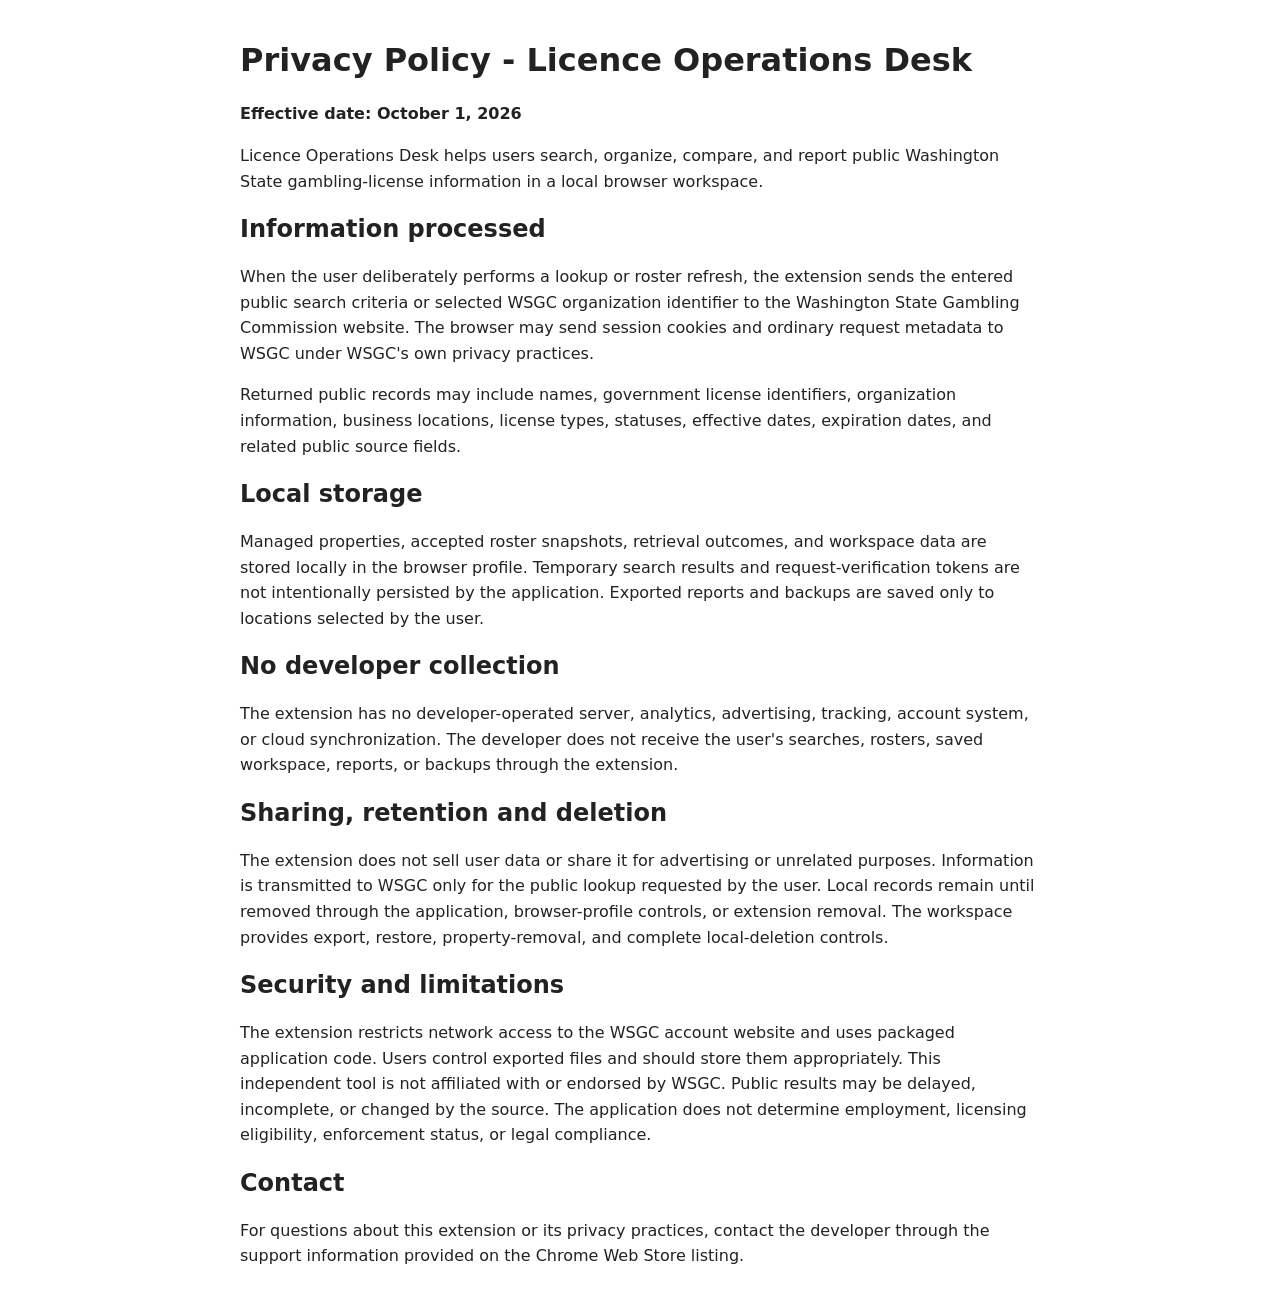
<file: index.html>
<!doctype html>
<html lang="en">
<head>
  <meta charset="utf-8">
  <meta name="viewport" content="width=device-width, initial-scale=1">
  <title>Licence Operations Desk</title>
  <meta http-equiv="refresh" content="0; url=privacy.html">
  <link rel="canonical" href="privacy.html">
</head>
<body>
  <p><a href="privacy.html">View the Licence Operations Desk Privacy Policy</a></p>
</body>
</html>
</file>
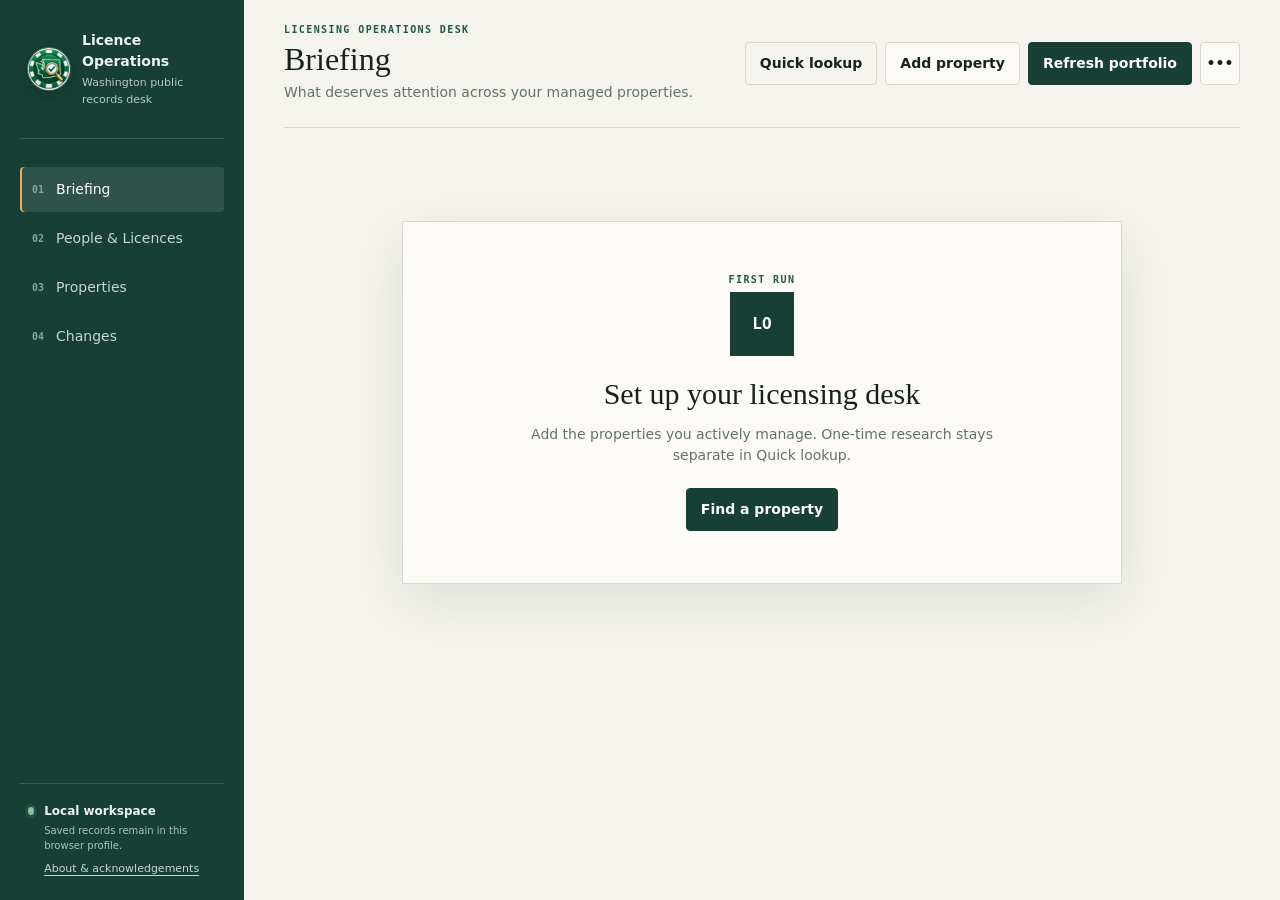
<file: app.html>
<!doctype html>
<html lang="en">
<head>
  <meta charset="utf-8">
  <meta name="viewport" content="width=device-width, initial-scale=1">
  <title>Licence Operations Desk</title>
  <link rel="icon" type="image/png" sizes="32x32" href="icons/icon32.png">
  <link rel="icon" type="image/png" sizes="16x16" href="icons/icon16.png">
  <link rel="stylesheet" href="app.css">
</head>
<body>
  <div class="shell">
    <aside class="sidebar">
      <div class="brand"><img class="brand-mark" src="icons/icon48.png" alt="" width="42" height="42"><div><strong>Licence Operations</strong><small>Washington public records desk</small></div></div>
      <nav aria-label="Primary navigation">
        <button class="nav-item active" data-view="overview"><span>01</span> Briefing</button>
        <button class="nav-item" data-view="people"><span>02</span> People &amp; Licences</button>
        <button class="nav-item" data-view="properties"><span>03</span> Properties</button>
        <button class="nav-item" data-view="changes"><span>04</span> Changes <b id="change-count" class="count hidden"></b></button>
      </nav>
      <div class="sidebar-note"><span class="privacy-dot"></span><div><strong>Local workspace</strong><small>Saved records remain in this browser profile.</small><button id="sidebar-about" type="button" class="sidebar-link">About &amp; acknowledgements</button></div></div>
    </aside>

    <main>
      <header class="topbar">
        <div class="title-group"><p class="kicker">LICENSING OPERATIONS DESK</p><h1 id="view-title">Briefing</h1><p id="view-subtitle">What deserves attention across your managed properties.</p></div>
        <div class="top-actions">
          <button id="quick-lookup" class="button quiet">Quick lookup</button>
          <button id="add-property" class="button secondary">Add property</button>
          <button id="refresh-all" class="button primary">Refresh portfolio</button>
          <button id="more-button" class="icon-button" aria-label="Workspace actions">•••</button>
          <div id="more-menu" class="menu hidden"><button id="export-csv">Export people register to CSV</button><button id="export-records-csv">Export licence records to CSV</button><button id="export-settings">Export settings only</button><button id="import-settings">Import settings only</button><hr><button id="export-backup">Export full local backup</button><button id="import-backup">Restore full backup</button><hr><button id="open-about">About &amp; acknowledgements</button><button id="clear-data" class="danger-text">Delete local workspace</button></div>
          <input id="backup-file" type="file" accept="application/json" hidden>
          <input id="settings-file" type="file" accept="application/json" hidden>
        </div>
      </header>
      <div id="notice" class="notice hidden" role="status"></div>

      <section id="overview-view" class="view active">
        <div id="empty-state" class="empty-state hidden">
          <p class="folio">FIRST RUN</p><div class="empty-icon">LO</div><h2>Set up your licensing desk</h2>
          <p>Add the properties you actively manage. One-time research stays separate in Quick lookup.</p>
          <div class="empty-actions"><button id="empty-add" class="button primary">Find a property</button></div>
        </div>
        <div id="overview-content">
          <section class="briefing-intro"><div><p class="eyebrow">TODAY'S DESK</p><h2>Portfolio briefing</h2><p>Prioritized from the latest accepted public WSGC responses.</p></div><p class="scope-note">Observations are not employment or enforcement conclusions.</p></section>
          <div id="stats" class="stats"></div>
          <div class="grid-two">
            <section class="panel attention-panel"><div class="panel-head"><div><p class="section-number">01 / REVIEW</p><h2>Attention queue</h2><p>Licence exceptions and active licences within 10 days of expiration without a pending renewal.</p></div><button class="text-button" data-go="people" data-filter="attention">Open queue</button></div><div id="attention-list" class="compact-list"></div></section>
            <section class="panel"><div class="panel-head"><div><p class="section-number">02 / SCOPE</p><h2>Managed properties</h2><p>Latest accepted roster and retrieval condition.</p></div><button class="text-button" data-go="properties">Manage</button></div><div id="property-summary" class="compact-list"></div></section>
          </div>
          <section class="panel roster-change-panel"><div class="panel-head"><div><p class="section-number">03 / ROSTER CHANGE</p><h2>No longer returned by WSGC</h2><p>People present in the previous accepted property roster but absent from the latest.</p></div><button id="open-not-returned" class="text-button">Open changes</button></div><div class="explain compact-explain"><strong>Read literally:</strong> This does not establish employment or licence status.</div><div id="not-returned-list" class="compact-list"></div></section>
          <section class="panel"><div class="panel-head"><div><p class="section-number">04 / MY STAFF</p><h2>People I oversee</h2><p>Private workspace flags and labels; not WSGC facts.</p></div><button id="open-my-staff" class="text-button">Open my staff</button></div><div id="my-staff-list" class="staff-grid"></div></section>
          <section class="panel"><div class="panel-head"><div><p class="section-number">05 / RECENT</p><h2>Latest people observed</h2><p>A cross-property working view—not a claim of current employment.</p></div><button class="text-button" data-go="people">Open people register</button></div><div id="recent-people" class="stack-table"></div></section>
        </div>
      </section>

      <section id="people-view" class="view">
        <div class="register-switcher" role="tablist" aria-label="Register view mode">
          <button id="tab-people-register" type="button" class="register-tab active" data-register-mode="people" role="tab" aria-selected="true">
            <strong>People register</strong>
            <small>Person-centric · groups returned records by individual</small>
          </button>
          <button id="tab-records-register" type="button" class="register-tab" data-register-mode="records" role="tab" aria-selected="false">
            <strong>All licence records</strong>
            <small>Record-centric · one row per returned licence observation</small>
          </button>
        </div>

        <div id="people-register-panel">
          <div class="register-heading"><div><p class="eyebrow">PERSON-CENTRIC REGISTER</p><h2>One person, every returned record</h2></div><p>Licence number is never used as person identity.</p></div>
          <div class="toolbar">
            <label class="search-box"><span>⌕</span><input id="people-search" type="search" placeholder="Search name, licence #, property, department or tag"></label>
            <select id="property-filter" aria-label="Filter by property"><option value="">All managed properties</option></select>
            <select id="staff-filter" aria-label="Filter by manager flag"><option value="">Everyone</option><option value="starred">My Staff only</option></select>
            <select id="status-filter" aria-label="Filter by status">
              <option value="" selected>All returned people</option>
              <option value="current">Current observations</option>
              <option value="attention">Needs attention</option>
              <option value="expiring45">Expires within 45 days</option>
              <option value="expiring10">Expires within 10 days</option>
              <option value="active">Active shown</option>
              <option value="pending">Pending / renewal shown</option>
              <option value="historical">Historical / inactive shown</option>
            </select>
            <div class="toolbar-actions">
              <button id="show-all-people" type="button" class="button secondary">Show all people</button>
              <span id="people-result-count" class="result-count"></span>
            </div>
          </div>
          <div class="table-wrap people-table-wrap"><table><thead><tr><th data-sort="fullName">Person</th><th>Property observation</th><th>Returned records</th><th data-sort="nearestDays">Nearest expiration</th><th>Review state</th></tr></thead><tbody id="people-table"></tbody></table></div>
        </div>

        <div id="records-register-panel" class="hidden">
          <div class="register-heading"><div><p class="eyebrow">RECORD-CENTRIC REGISTER</p><h2>All returned licence records</h2></div><p>Every returned WSGC licence observation and its property association. Duplicate observations across properties are preserved.</p></div>
          <div id="records-summary-bar" class="records-summary-bar" role="status"></div>
          <div class="toolbar">
            <label class="search-box"><span>⌕</span><input id="records-search" type="search" placeholder="Search person, licence #, type, status, property or tag"></label>
            <select id="records-property-filter" aria-label="Filter records by property"><option value="">All managed properties</option></select>
            <select id="records-staff-filter" aria-label="Filter records by manager flag"><option value="">Everyone</option><option value="starred">My Staff only</option></select>
            <select id="records-status-filter" aria-label="Filter records by status or classification">
              <option value="" selected>All returned records</option>
              <option value="current">Current records only</option>
              <option value="active">Active</option>
              <option value="pending">Pending / application</option>
              <option value="expiring45">Expires within 45 days</option>
              <option value="expiring10">Expires within 10 days</option>
              <option value="attention">Needs attention</option>
              <option value="historical">Historical / expired / inactive</option>
              <option value="superseded">Superseded / renewed</option>
              <option value="duplicates">Observed at multiple properties</option>
            </select>
            <div class="toolbar-actions">
              <button id="show-all-records" type="button" class="button secondary">Show all records</button>
              <button id="export-records-inline" type="button" class="button quiet">Export CSV</button>
              <span id="records-result-count" class="result-count"></span>
            </div>
          </div>
          <div class="table-wrap records-table-wrap"><table><thead><tr><th data-record-sort="fullName">Person</th><th data-record-sort="licenseNumber">Licence number</th><th data-record-sort="licenseType">Licence type</th><th data-record-sort="status">WSGC status</th><th data-record-sort="receivedDate">Received Date</th><th data-record-sort="daysRemaining">Expiration Date</th><th data-record-sort="propertyName">Managed property</th><th data-record-sort="classification">Classification</th></tr></thead><tbody id="records-table"></tbody></table></div>
        </div>
      </section>

      <section id="properties-view" class="view"><div class="register-heading"><div><p class="eyebrow">MANAGED SCOPE</p><h2>Property workspaces</h2></div><p>Each property retains its own accepted snapshots.</p></div><div id="properties-grid" class="property-grid"></div></section>
      <section id="changes-view" class="view"><div class="register-heading"><div><p class="eyebrow">OBSERVATION LOG</p><h2>What the returned data changed</h2></div><p>Differences are evidence for review, not conclusions.</p></div><div class="explain"><strong>Read literally:</strong> “Not returned” means the latest public response did not contain the previous record. It does not establish termination, revocation, inactivity, or wrongdoing.</div><div id="changes-list" class="change-list"></div></section>
    </main>
  </div>

  <dialog id="property-dialog"><form class="dialog-shell"><button id="property-dialog-close" type="button" class="dialog-close" aria-label="Close">×</button><p class="kicker">PUBLIC WSGC ORGANIZATION SEARCH</p><h2 id="property-dialog-title">Find a managed property</h2><p id="property-dialog-copy" class="dialog-copy">Search first. Adding a result to the managed portfolio is a separate action.</p><div class="form-grid"><label>Organization name<input name="organization_name" autocomplete="off"></label><label>Trade name<input name="tradename" autocomplete="off"></label><label>City<input name="gmb_city" autocomplete="off"></label><label>County<input name="county" autocomplete="off"></label><label>Entity<input name="entity" autocomplete="off"></label><label>License type<input name="licensetype" autocomplete="off"></label></div><div class="dialog-actions"><button id="property-dialog-cancel" type="button" class="button secondary">Cancel</button><button id="search-submit" type="submit" class="button primary">Search public records</button></div><div id="search-status" class="search-status"></div><div id="search-results" class="search-results"></div></form></dialog>
  <dialog id="person-dialog"><div class="dialog-shell detail-dialog"><button id="person-close" class="dialog-close" aria-label="Close">×</button><div id="person-detail"></div></div></dialog>
  <dialog id="quick-dialog"><div class="dialog-shell quick-dialog"><button id="quick-close" class="dialog-close" aria-label="Close">×</button><div id="quick-detail"></div></div></dialog>
  <dialog id="property-workspace-dialog"><div class="dialog-shell property-workspace-dialog"><button id="property-workspace-close" class="dialog-close" aria-label="Close">×</button><div id="property-workspace-detail"></div></div></dialog>
  <dialog id="settings-import-dialog"><div class="dialog-shell confirm"><h2>Import workspace settings</h2><p id="settings-import-summary"></p><p class="dialog-copy">This file does not contain roster snapshots or credentials. Merge keeps existing selections and labels; replace resets those settings to the file.</p><div class="dialog-actions"><button id="settings-import-cancel" class="button secondary">Cancel</button><button id="settings-import-merge" class="button secondary">Merge</button><button id="settings-import-replace" class="button primary">Replace settings</button></div></div></dialog>
  <dialog id="confirm-dialog"><form method="dialog" class="dialog-shell confirm"><h2 id="confirm-title">Confirm</h2><p id="confirm-copy"></p><div class="dialog-actions"><button value="cancel" class="button secondary">Cancel</button><button value="confirm" class="button danger">Delete</button></div></form></dialog>
  <dialog id="about-dialog">
    <div class="dialog-shell about-dialog">
      <button id="about-close" type="button" class="dialog-close" aria-label="Close">×</button>
      <p class="kicker">APPLICATION INFORMATION · LOCAL WORKSPACE</p>
      <h2>Licence Operations Desk</h2>
      <p class="dialog-copy">Version 1.0.5 workspace · Published manifest baseline 1.0.4</p>
      <section class="about-section">
        <h3>Operational purpose &amp; local privacy</h3>
        <p>Licence Operations Desk organizes public Washington State gambling-licence records returned by the Washington State Gambling Commission (WSGC) public License Lookup into an attention-first local workspace.</p>
        <p>Managed properties, accepted roster snapshots, change comparisons, My Staff flags, departments, and local tags are stored locally in this browser profile. Network requests are user-initiated only.</p>
      </section>
      <section class="about-section">
        <h3>Independence &amp; regulatory scope</h3>
        <p>Licence Operations Desk is an independent project and is not affiliated with, endorsed by, or sponsored by WSGC. Public lookup observations and local organizational labels are review aids, not employment, licensing, or enforcement determinations.</p>
      </section>
      <section class="about-section acknowledgement-box">
        <h3>Acknowledgements</h3>
        <p><strong>Thanks to Ryan Wilson for early testing, feedback, and feature suggestions that helped improve Licence Operations Desk.</strong></p>
        <small>Contributors and testers do not maintain this software and are not responsible for workspace operation or compliance reviews.</small>
      </section>
      <div class="dialog-actions">
        <button id="about-ok" type="button" class="button primary">Close</button>
      </div>
    </div>
  </dialog>
  <script src="shared/model.js"></script><script src="shared/workspace.js"></script><script src="db.js"></script><script src="app.js"></script>
</body>
</html>
</file>
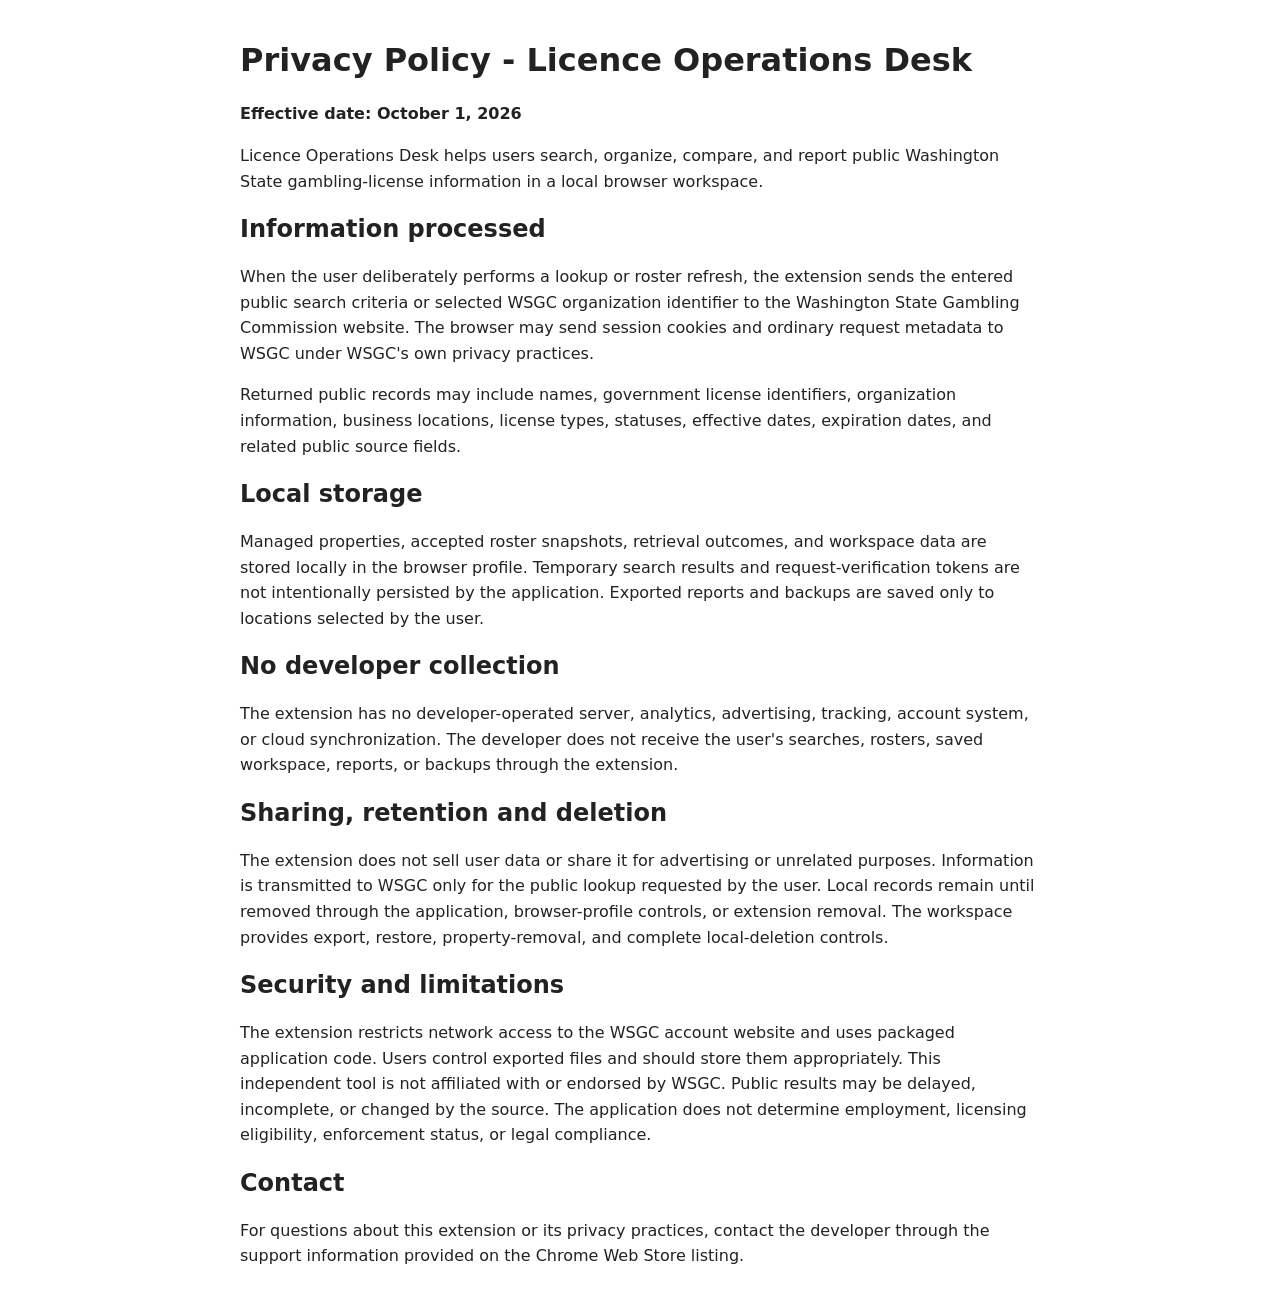
<file: privacy.html>
<!doctype html>
<html lang="en">
<head>
  <meta charset="utf-8">
  <meta name="viewport" content="width=device-width, initial-scale=1">
  <title>Privacy Policy - Licence Operations Desk</title>
  <style>
    body {
      max-width: 800px;
      margin: 40px auto;
      padding: 0 20px;
      font-family: system-ui, -apple-system, BlinkMacSystemFont, "Segoe UI", sans-serif;
      line-height: 1.6;
      color: #222;
    }
    h1, h2 { line-height: 1.25; }
  </style>
</head>
<body>
  <h1>Privacy Policy - Licence Operations Desk</h1>

  <p><strong>Effective date: October 1, 2026</strong></p>

  <p>
    Licence Operations Desk helps users search, organize, compare, and report
    public Washington State gambling-license information in a local browser workspace.
  </p>

  <h2>Information processed</h2>
  <p>
    When the user deliberately performs a lookup or roster refresh, the extension
    sends the entered public search criteria or selected WSGC organization identifier
    to the Washington State Gambling Commission website. The browser may send session
    cookies and ordinary request metadata to WSGC under WSGC's own privacy practices.
  </p>

  <p>
    Returned public records may include names, government license identifiers,
    organization information, business locations, license types, statuses,
    effective dates, expiration dates, and related public source fields.
  </p>

  <h2>Local storage</h2>
  <p>
    Managed properties, accepted roster snapshots, retrieval outcomes, and workspace
    data are stored locally in the browser profile. Temporary search results and
    request-verification tokens are not intentionally persisted by the application.
    Exported reports and backups are saved only to locations selected by the user.
  </p>

  <h2>No developer collection</h2>
  <p>
    The extension has no developer-operated server, analytics, advertising, tracking,
    account system, or cloud synchronization. The developer does not receive the user's
    searches, rosters, saved workspace, reports, or backups through the extension.
  </p>

  <h2>Sharing, retention and deletion</h2>
  <p>
    The extension does not sell user data or share it for advertising or unrelated
    purposes. Information is transmitted to WSGC only for the public lookup requested
    by the user. Local records remain until removed through the application,
    browser-profile controls, or extension removal. The workspace provides export,
    restore, property-removal, and complete local-deletion controls.
  </p>

  <h2>Security and limitations</h2>
  <p>
    The extension restricts network access to the WSGC account website and uses
    packaged application code. Users control exported files and should store them
    appropriately. This independent tool is not affiliated with or endorsed by WSGC.
    Public results may be delayed, incomplete, or changed by the source. The application
    does not determine employment, licensing eligibility, enforcement status, or legal
    compliance.
  </p>

  <h2>Contact</h2>
  <p>
    For questions about this extension or its privacy practices, contact the developer
    through the support information provided on the Chrome Web Store listing.
  </p>
</body>
</html>
</file>
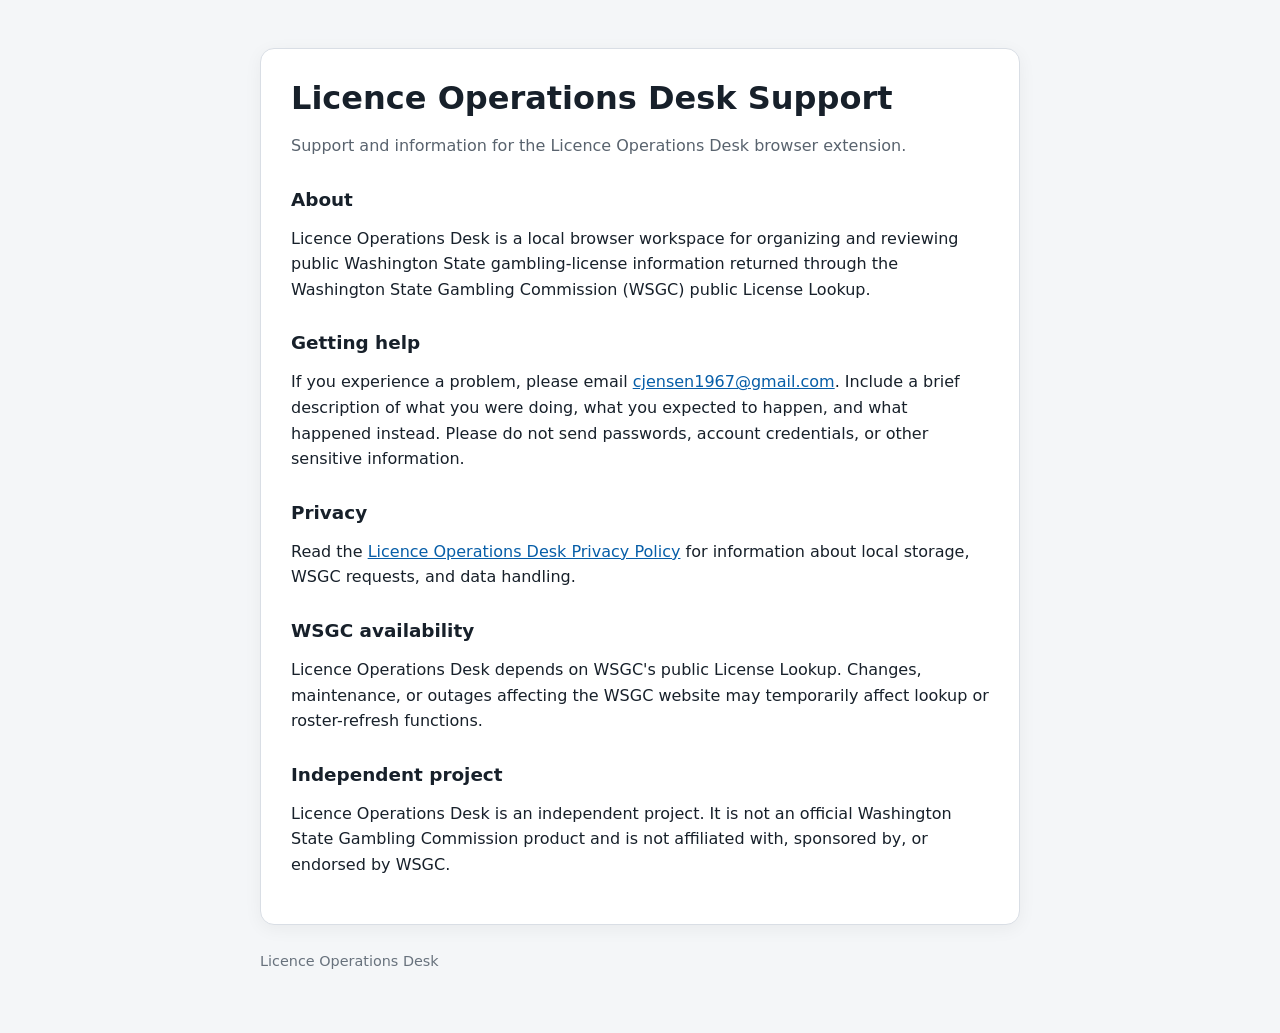
<file: support.html>
<!doctype html>
<html lang="en">
<head>
  <meta charset="utf-8">
  <meta name="viewport" content="width=device-width,initial-scale=1">
  <title>Licence Operations Desk Support</title>
  <meta name="description" content="Support information for the Licence Operations Desk browser extension.">
  <style>
    :root { color-scheme: light dark; font-family: system-ui,-apple-system,BlinkMacSystemFont,"Segoe UI",sans-serif; }
    body { margin:0; background:#f4f6f8; color:#17202a; }
    main { max-width:760px; margin:0 auto; padding:48px 22px 64px; }
    .card { background:#fff; border:1px solid #d9dee5; border-radius:14px; padding:30px; box-shadow:0 4px 18px rgba(0,0,0,.05); }
    h1 { margin:0 0 8px; font-size:2rem; }
    h2 { margin-top:30px; font-size:1.15rem; }
    p,li { line-height:1.6; }
    .muted { color:#59636e; }
    a { color:#075ea8; }
    footer { margin-top:28px; font-size:.9rem; color:#68727d; }
    @media (prefers-color-scheme:dark) {
      body { background:#11161c; color:#e9edf1; }
      .card { background:#19212a; border-color:#34404d; box-shadow:none; }
      .muted,footer { color:#adb7c2; }
      a { color:#7fc1ff; }
    }
  </style>
</head>
<body>
<main>
  <div class="card">
    <h1>Licence Operations Desk Support</h1>
    <p class="muted">Support and information for the Licence Operations Desk browser extension.</p>

    <h2>About</h2>
    <p>Licence Operations Desk is a local browser workspace for organizing and reviewing public Washington State gambling-license information returned through the Washington State Gambling Commission (WSGC) public License Lookup.</p>

    <h2>Getting help</h2>
    <p>If you experience a problem, please email <a href="mailto:cjensen1967@gmail.com">cjensen1967@gmail.com</a>. Include a brief description of what you were doing, what you expected to happen, and what happened instead. Please do not send passwords, account credentials, or other sensitive information.</p>

    <h2>Privacy</h2>
    <p>Read the <a href="privacy.html">Licence Operations Desk Privacy Policy</a> for information about local storage, WSGC requests, and data handling.</p>

    <h2>WSGC availability</h2>
    <p>Licence Operations Desk depends on WSGC's public License Lookup. Changes, maintenance, or outages affecting the WSGC website may temporarily affect lookup or roster-refresh functions.</p>

    <h2>Independent project</h2>
    <p>Licence Operations Desk is an independent project. It is not an official Washington State Gambling Commission product and is not affiliated with, sponsored by, or endorsed by WSGC.</p>
  </div>
  <footer>Licence Operations Desk</footer>
</main>
</body>
</html>
</file>
<file: app.css>
:root{--ink:#17221e;--muted:#65716c;--paper:#f4f3ed;--panel:#fbfaf6;--line:#d8d8cf;--forest:#173f35;--forest-2:#22594b;--amber:#b36b1f;--amber-bg:#fff2dc;--red:#9f3f38;--red-bg:#f9e4e0;--blue:#315d7a;--blue-bg:#e4edf3;--shadow:0 18px 50px rgba(24,39,33,.09)}
*{box-sizing:border-box}body{margin:0;background:var(--paper);color:var(--ink);font:14px/1.5 Inter,ui-sans-serif,system-ui,-apple-system,"Segoe UI",sans-serif}.hidden{display:none!important}button,input,select{font:inherit}button{cursor:pointer}.shell{min-height:100vh;display:grid;grid-template-columns:244px minmax(0,1fr)}
.sidebar{position:sticky;top:0;height:100vh;background:var(--forest);color:#eef4ef;padding:30px 20px 22px;display:flex;flex-direction:column}.brand{display:flex;gap:12px;align-items:center;padding:0 8px 30px;border-bottom:1px solid rgba(255,255,255,.15)}.brand-mark{width:42px;height:42px;display:block;border-radius:50%;object-fit:cover;box-shadow:0 0 0 1px rgba(255,255,255,.2),0 4px 14px rgba(0,0,0,.18)}.brand strong,.brand small{display:block}.brand strong{font-size:14px}.brand small{font-size:11px;color:#b7cbc2;margin-top:3px}.sidebar nav{display:grid;gap:4px;margin-top:28px}.nav-item{border:0;background:transparent;color:#c6d7cf;text-align:left;padding:12px;border-radius:4px;display:flex;align-items:center;gap:12px}.nav-item span{font:600 10px/1 ui-monospace,monospace;color:#84a597}.nav-item:hover,.nav-item.active{background:rgba(255,255,255,.1);color:white}.nav-item.active{box-shadow:inset 2px 0 #e0b160}.count{margin-left:auto;background:#e0b160;color:#20362f;min-width:19px;padding:2px 5px;border-radius:10px;text-align:center;font-size:10px}.sidebar-note{margin-top:auto;border-top:1px solid rgba(255,255,255,.15);padding:18px 8px 0;display:flex;gap:10px}.sidebar-note strong,.sidebar-note small{display:block}.sidebar-note strong{font-size:12px}.sidebar-note small{font-size:10px;color:#adc3b9;margin-top:3px}.privacy-dot{width:8px;height:8px;border-radius:50%;background:#8bc39f;margin-top:5px;box-shadow:0 0 0 3px rgba(139,195,159,.12)}
main{min-width:0;padding:0 40px 60px}.topbar{min-height:128px;display:flex;justify-content:space-between;align-items:center;gap:28px;border-bottom:1px solid var(--line)}.kicker,.eyebrow,.section-number,.folio{margin:0 0 6px;font:700 10px/1.2 ui-monospace,SFMono-Regular,monospace;letter-spacing:.14em;color:var(--forest-2)}h1{font:500 32px/1.1 Georgia,serif;margin:0}h2{font:500 22px/1.2 Georgia,serif;margin:0 0 5px}.title-group>p:last-child,.panel-head p,.register-heading p,.briefing-intro p{margin:4px 0 0;color:var(--muted)}.top-actions{display:flex;gap:8px;align-items:center;position:relative}.button,.icon-button{border:1px solid var(--line);border-radius:4px;padding:10px 14px;background:var(--panel);color:var(--ink);font-weight:650}.button:hover,.icon-button:hover{border-color:#99a59f}.button.primary{background:var(--forest);color:white;border-color:var(--forest)}.button.primary:hover{background:var(--forest-2)}.button.quiet{background:transparent}.button.danger{background:var(--red);border-color:var(--red);color:#fff}.icon-button{width:40px;padding:10px 0}.menu{position:absolute;right:0;top:48px;z-index:10;width:240px;background:white;border:1px solid var(--line);box-shadow:var(--shadow);padding:6px;border-radius:5px}.menu button{display:block;width:100%;text-align:left;border:0;background:transparent;padding:10px;border-radius:3px}.menu button:hover{background:var(--paper)}.danger-text{color:var(--red)!important}
.notice{margin:18px 0;padding:12px 15px;border-left:3px solid var(--blue);background:var(--blue-bg)}.view{display:none;padding-top:28px}.view.active{display:block}.briefing-intro,.register-heading{display:flex;align-items:end;justify-content:space-between;gap:24px;margin-bottom:22px}.scope-note,.register-heading>p{max-width:390px;text-align:right;font-size:12px}.stats{display:grid;grid-template-columns:repeat(3,minmax(0,1fr));gap:10px;margin-bottom:18px}.stat{background:var(--panel);border:1px solid var(--line);border-top:3px solid var(--forest);padding:17px 18px;min-height:88px}.stat.attention{border-top-color:var(--amber)}.stat strong{display:block;font:500 27px/1 Georgia,serif;margin-top:7px}.stat span{font-size:11px;text-transform:uppercase;letter-spacing:.08em;color:var(--muted)}.grid-two{display:grid;grid-template-columns:minmax(0,1.2fr) minmax(320px,.8fr);gap:16px;margin-bottom:16px}.panel{background:var(--panel);border:1px solid var(--line);padding:22px;margin-bottom:16px}.attention-panel{border-top:3px solid var(--amber)}.panel-head{display:flex;justify-content:space-between;gap:20px;align-items:start;margin-bottom:18px}.panel-head h2{font-size:20px}.section-number{color:#829087}.text-button{border:0;background:transparent;color:var(--forest-2);font-weight:700;padding:3px 0;border-bottom:1px solid #adc1b7}.compact-list{display:grid;gap:0}.compact-row,.attention-row,.property-summary-row{display:grid;grid-template-columns:minmax(0,1fr) auto;gap:14px;width:100%;padding:13px 0;border:0;border-top:1px solid #e4e4dc;background:transparent;color:inherit;text-align:left}.compact-row:first-child,.attention-row:first-child,.property-summary-row:first-child{border-top:0}.compact-row strong,.attention-row strong,.property-summary-row strong,.compact-row small,.attention-row small,.property-summary-row small{display:block}.compact-row small,.attention-row small,.property-summary-row small{margin-top:3px;color:var(--muted);font-weight:400}.compact-row.person-link:hover{background:#f2f3ed}.compact-row.person-link:focus-visible{outline:2px solid var(--forest-2);outline-offset:3px}
.toolbar{display:grid;grid-template-columns:minmax(320px,1fr) minmax(260px,320px) 220px auto;gap:10px;align-items:center;margin-bottom:14px}.search-box{background:white;border:1px solid var(--line);display:flex;align-items:center;gap:8px;padding:0 12px;border-radius:4px}.search-box input{width:100%;border:0;outline:0;padding:11px 0;background:transparent}.toolbar select,.form-grid input{border:1px solid var(--line);background:white;padding:11px;border-radius:4px;color:var(--ink)}.result-count{font-size:12px;color:var(--muted);text-align:right;white-space:nowrap}.table-wrap{background:var(--panel);border:1px solid var(--line);overflow:auto}table{border-collapse:collapse;width:100%}th,td{text-align:left;padding:14px 15px;border-bottom:1px solid #e2e2da;vertical-align:top}th{background:#e9ebe4;color:#59645f;text-transform:uppercase;letter-spacing:.07em;font-size:10px;white-space:nowrap}tbody tr:hover{background:#f1f4ed}tbody tr{cursor:pointer}td strong,td small{display:block}td small{margin-top:4px;color:var(--muted);font-size:11px}.person-cell{min-width:235px}.person-cell strong{letter-spacing:.01em}.record-id{font:10px/1.35 ui-monospace,SFMono-Regular,monospace;color:#7a8580;overflow-wrap:anywhere}.record-count{min-width:150px}.record-count strong{font-size:16px}.date-cell{min-width:145px;white-space:nowrap}.property-standings{display:flex;flex-wrap:wrap;gap:6px;min-width:250px}.property-chip{display:inline-flex;align-items:center;gap:7px;padding:5px 7px;border:1px solid #dbe1dc;border-radius:4px;background:#f4f6f2;white-space:nowrap}.property-chip span{max-width:185px;overflow:hidden;text-overflow:ellipsis}.property-chip strong{font-size:10px;color:var(--forest-2)}.status,.badge,.pill{display:inline-block;border-radius:12px;padding:3px 8px;font-size:11px;font-weight:700;background:#e6ebe7;color:#42534b}.status.warning,.badge.warning,.pill.warning{background:var(--amber-bg);color:#8b4f11}.status.danger,.badge.danger,.pill.danger{background:var(--red-bg);color:var(--red)}.status.info,.badge.info,.pill.info{background:var(--blue-bg);color:var(--blue)}
.property-grid{display:grid;grid-template-columns:repeat(auto-fit,minmax(330px,1fr));gap:14px}.property-card{background:var(--panel);border:1px solid var(--line);padding:22px;display:flex;flex-direction:column;min-height:310px}.property-card-head{display:grid;gap:12px}.property-card h3{font:600 17px/1.35 Inter,ui-sans-serif,system-ui,sans-serif;margin:0}.property-card>p{margin:14px 0 20px;color:var(--muted)}.property-card .badge{justify-self:start}.property-meta{display:grid;grid-template-columns:1fr 1fr;gap:0;border-top:1px solid var(--line);border-bottom:1px solid var(--line)}.property-meta>div{padding:13px 12px 13px 0}.property-meta>div:nth-child(even){padding-left:14px;border-left:1px solid var(--line)}.property-meta>div:nth-child(n+3){border-top:1px solid var(--line)}.property-meta span,.property-meta strong{display:block}.property-meta span{font-size:10px;text-transform:uppercase;letter-spacing:.07em;color:var(--muted);margin-bottom:4px}.property-meta strong{font-size:13px;line-height:1.35}.card-actions{display:flex;gap:8px;margin-top:auto;padding-top:20px}.card-actions .button{padding:8px 13px}.explain{border:1px solid #d9c395;background:#fff8e9;padding:15px 17px;margin-bottom:16px}.change-list{display:grid;gap:10px}.change-card,.change-group{background:var(--panel);border:1px solid var(--line);border-left:3px solid var(--blue);padding:18px}.change-group h3{margin:0 0 12px}.change-row{display:grid;grid-template-columns:120px minmax(0,1fr) auto;gap:14px;align-items:start;padding:11px 0;border-top:1px solid var(--line)}.change-row strong,.change-row small{display:block}.change-row small{color:var(--muted)}.empty-state{max-width:720px;margin:65px auto;background:var(--panel);border:1px solid var(--line);box-shadow:var(--shadow);padding:52px;text-align:center}.empty-state h2{font-size:30px}.empty-state>p:not(.folio){color:var(--muted);max-width:520px;margin:12px auto 22px}.empty-icon{width:64px;height:64px;display:grid;place-items:center;margin:0 auto 20px;background:var(--forest);color:#fff;font:700 16px/1 ui-monospace,monospace}.empty-actions{display:flex;justify-content:center;gap:8px;flex-wrap:wrap}.detail-head{padding-right:28px}.detail-head>p{color:var(--muted)}.detail-actions{display:flex;align-items:center;gap:12px;flex-wrap:wrap;margin:18px 0}.detail-actions small{color:var(--muted)}.standing-summary{display:flex;gap:7px;flex-wrap:wrap;margin:18px 0 24px}.section-label{margin:24px 0 10px;font:700 10px/1.2 ui-monospace,monospace;letter-spacing:.12em;color:var(--muted)}.license-card{border:1px solid var(--line);background:white;padding:16px;margin-top:10px}.license-top{display:flex;justify-content:space-between;gap:18px}.license-top strong,.license-top small{display:block}.license-top small{color:var(--muted);margin-top:3px}.license-card dl{display:grid;grid-template-columns:repeat(4,minmax(0,1fr));gap:12px;margin:16px 0 0}.license-card dt{font-size:10px;text-transform:uppercase;letter-spacing:.06em;color:var(--muted)}.license-card dd{margin:3px 0 0;font-weight:650}.profile-summary,.lookup-note{padding:13px 15px;background:var(--blue-bg);border-left:3px solid var(--blue);margin:14px 0}.profile-summary strong,.profile-summary small{display:block}.profile-summary small{margin-top:3px;color:var(--muted)}
dialog{width:min(820px,calc(100vw - 30px));border:0;padding:0;background:transparent}dialog::backdrop{background:rgba(14,30,24,.66)}.dialog-shell{position:relative;background:var(--panel);padding:30px;border:1px solid var(--line);box-shadow:var(--shadow);max-height:90vh;overflow:auto}.dialog-close{position:absolute;right:15px;top:12px;border:0;background:transparent;font-size:27px;color:var(--muted)}.dialog-copy{color:var(--muted);margin:4px 0 20px}.form-grid{display:grid;grid-template-columns:1fr 1fr;gap:12px}.form-grid label{display:grid;gap:5px;font-size:11px;font-weight:700;text-transform:uppercase;letter-spacing:.06em}.dialog-actions{display:flex;justify-content:flex-end;gap:8px;margin-top:20px}.search-status{margin-top:15px}.search-results{display:grid;gap:8px;margin-top:12px}.search-result{border:1px solid var(--line);padding:14px;background:white}.detail-dialog,.quick-dialog{width:100%}.confirm{max-width:480px;margin:auto}.detail-grid{display:grid;grid-template-columns:1fr 1fr;gap:12px}.raw-record{white-space:pre-wrap;word-break:break-word;background:#edf0ea;padding:12px;font:11px/1.5 ui-monospace,monospace}
@media(max-width:1050px){.shell{grid-template-columns:190px}.sidebar{padding-left:12px;padding-right:12px}main{padding-left:24px;padding-right:24px}.topbar{align-items:flex-start;padding:25px 0;min-height:0;flex-direction:column}.top-actions{flex-wrap:wrap}.stats{grid-template-columns:1fr 1fr}.grid-two{grid-template-columns:1fr}.toolbar{grid-template-columns:1fr 1fr}.result-count{text-align:left}}
@media(max-width:720px){.shell{display:block}.sidebar{position:static;height:auto;padding:16px}.brand{padding-bottom:14px}.sidebar nav{grid-template-columns:repeat(4,1fr);margin-top:12px}.nav-item{justify-content:center;padding:10px 5px;font-size:11px}.nav-item span,.sidebar-note{display:none}main{padding:0 14px 40px}.stats,.toolbar,.form-grid{grid-template-columns:1fr}.briefing-intro,.register-heading{align-items:start;flex-direction:column}.scope-note,.register-heading>p{text-align:left}.top-actions{width:100%}.top-actions .button{flex:1}.grid-two{display:block}.panel{padding:17px}th,td{padding:11px}.empty-state{padding:30px 20px;margin:35px auto}}
@media print{.sidebar,.topbar,.toolbar,.button,.text-button{display:none!important}.shell{display:block}main{padding:0}.view{display:block!important;page-break-after:always}.panel,.table-wrap{border-color:#999;box-shadow:none}}
.badge.historical,.property-chip.historical{background:#ecebe5;color:#73736d;border-color:#d8d6cc}
.badge.active,.property-chip.active{background:#dceee5;color:#096843;border-color:#cae2d6}.badge.pending,.badge.renewalPending,.property-chip.pending,.property-chip.renewalPending,.badge.expiring30,.badge.expiring60,.badge.expiring90,.property-chip.expiring30,.property-chip.expiring60,.property-chip.expiring90{background:var(--amber-bg);color:#8b4f11;border-color:#edd9b8}.badge.attention,.property-chip.attention{background:var(--red-bg);color:var(--red);border-color:#eccac5}.badge.superseded{background:#ecebe5;color:#73736d}

/* v1.0.5 operations workspaces */
.menu hr{border:0;border-top:1px solid var(--line);margin:5px}.toolbar{grid-template-columns:minmax(290px,1fr) minmax(210px,270px) 140px 205px auto}.toolbar select,.local-profile select,.local-profile input{border:1px solid var(--line);background:white;padding:11px;border-radius:4px;color:var(--ink)}
.person-name-line{display:flex;gap:9px;align-items:flex-start}.star-button{border:0;background:transparent;color:#8a938f;font-size:21px;line-height:1;padding:0}.star-button.selected{color:var(--amber)}.local-label{color:var(--forest-2)!important;font-weight:700}
.staff-grid{display:grid;grid-template-columns:repeat(auto-fit,minmax(260px,1fr));gap:8px}.staff-card{border:1px solid var(--line);background:white;padding:13px;text-align:left;display:grid;grid-template-columns:auto minmax(0,1fr) auto;gap:10px;align-items:start}.staff-card strong,.staff-card small{display:block}.staff-card small{color:var(--muted);margin-top:3px}.staff-star{color:var(--amber);font-size:17px}.empty-inline{padding:16px;color:var(--muted);border:1px dashed var(--line)}.empty-inline strong,.empty-inline span{display:block}
.property-grid{grid-template-columns:repeat(auto-fit,minmax(360px,1fr))}.property-card{min-height:390px}.property-dashboard{display:grid;grid-template-columns:1fr 1fr;border-top:1px solid var(--line);border-bottom:1px solid var(--line)}.property-dashboard>*{border:0;background:transparent;text-align:left;padding:13px 12px 13px 0}.property-dashboard>*:nth-child(even){padding-left:14px;border-left:1px solid var(--line)}.property-dashboard>*:nth-child(n+3){border-top:1px solid var(--line)}.property-dashboard button:hover{background:#eef2ec}.property-dashboard .attention strong{color:var(--red)}.property-dashboard span,.property-dashboard strong{display:block}.property-dashboard span{font-size:10px;text-transform:uppercase;letter-spacing:.07em;color:var(--muted);margin-bottom:4px}.property-dashboard strong{font-size:16px;line-height:1.35}.card-actions{align-items:center}.card-menu{position:relative;margin-left:auto}.card-menu summary{list-style:none;border:1px solid var(--line);padding:7px 11px;cursor:pointer}.card-menu summary::-webkit-details-marker{display:none}.card-menu>div{position:absolute;right:0;bottom:38px;width:180px;padding:5px;background:white;border:1px solid var(--line);box-shadow:var(--shadow);z-index:3}.card-menu button{width:100%;border:0;background:transparent;text-align:left;padding:9px}.card-menu button:hover{background:var(--paper)}
.local-profile{display:grid;grid-template-columns:minmax(230px,1fr) 160px 190px minmax(220px,1fr) auto;gap:12px;align-items:end;background:#eef3ee;border-left:3px solid var(--forest-2);padding:16px;margin:18px 0}.local-profile h3{margin:0}.local-profile p{margin:4px 0 0;color:var(--muted);font-size:12px}.local-profile label{display:grid;gap:5px;font-size:11px;font-weight:700}.staff-toggle{display:flex!important;align-items:center;gap:7px}.workspace-stats{display:grid;grid-template-columns:repeat(5,1fr);gap:8px;margin:20px 0}.workspace-stats button{border:1px solid var(--line);background:white;padding:14px;text-align:left}.workspace-stats span,.workspace-stats strong{display:block}.workspace-stats span{font-size:10px;text-transform:uppercase;color:var(--muted)}.workspace-stats strong{font:500 24px/1 Georgia,serif;margin-top:7px}.workspace-section{border-top:1px solid var(--line);padding:20px 0}.workspace-section .panel-head{margin-bottom:8px}.workspace-section h3{margin:0}
@media(max-width:1200px){.toolbar{grid-template-columns:1fr 1fr 1fr}.search-box{grid-column:1/-1}.local-profile{grid-template-columns:1fr 1fr}.local-profile>div{grid-column:1/-1}}
@media(max-width:1050px){.workspace-stats{grid-template-columns:repeat(3,1fr)}}
@media(max-width:720px){.property-grid{grid-template-columns:1fr}.property-card{padding:17px}.card-actions{flex-wrap:wrap}.local-profile,.workspace-stats{grid-template-columns:1fr}.local-profile>div{grid-column:auto}dialog{width:100vw;max-width:none;margin:0}.dialog-shell{min-height:100vh;max-height:100vh;padding:24px 16px}.license-card dl{grid-template-columns:1fr 1fr}.change-row{grid-template-columns:1fr}.people-table-wrap{border:0;background:transparent;overflow:visible}.people-table-wrap table,.people-table-wrap tbody,.people-table-wrap tr,.people-table-wrap td{display:block;width:100%}.people-table-wrap thead{display:none}.people-table-wrap tr{background:var(--panel);border:1px solid var(--line);padding:12px;margin-bottom:10px}.people-table-wrap td{display:grid;grid-template-columns:115px minmax(0,1fr);gap:10px;border:0;padding:8px 0}.people-table-wrap td::before{content:attr(data-label);font-size:10px;text-transform:uppercase;letter-spacing:.06em;color:var(--muted);font-weight:700}.people-table-wrap .person-cell,.people-table-wrap .property-standings{min-width:0}.top-actions .menu{position:fixed;left:14px;right:14px;top:118px;width:auto}.button,.icon-button,.text-button{min-height:42px}}
@media(max-width:720px){.stack-table table,.stack-table tbody,.stack-table tr,.stack-table td{display:block;width:100%}.stack-table thead{display:none}.stack-table tr{border:1px solid var(--line);padding:10px;margin-bottom:8px}.stack-table td{display:grid;grid-template-columns:110px minmax(0,1fr);gap:8px;border:0;padding:7px 0}.stack-table td::before{content:attr(data-label);font-size:10px;text-transform:uppercase;color:var(--muted);font-weight:700}.stack-table .property-standings{min-width:0}}


/* v1.0.5 roster freshness and reliability */
.freshness{display:inline-block;border:1px solid var(--line);border-radius:999px;padding:3px 7px;font-size:10px;font-weight:800;letter-spacing:.04em;text-transform:uppercase;white-space:nowrap}
.freshness.current{background:#dceee5;color:#096843;border-color:#cae2d6}
.freshness.aging{background:var(--amber-bg);color:#8b4f11;border-color:#edd9b8}
.freshness.stale,.freshness.never{background:#ecebe5;color:#65655f;border-color:#d8d6cc}
.property-card-head{display:flex;gap:8px;align-items:center;flex-wrap:wrap}
.property-card-head h3{flex-basis:100%}
.refresh-warning{margin:10px 0 14px;padding:10px 12px;border-left:3px solid var(--red);background:var(--red-bg)}
.refresh-warning strong,.refresh-warning span,.refresh-warning small{display:block}
.refresh-warning span,.refresh-warning small{margin-top:3px;font-size:11px}
.refresh-warning small{color:var(--muted)}
.refresh-failed{color:var(--red)!important;font-weight:700}
.staff-missing{grid-column:1/-1;border:1px solid #d9c395;border-left:3px solid var(--amber);background:#fff8e9;padding:12px 14px}
.staff-missing strong,.staff-missing span{display:block}
.staff-missing span{margin-top:4px;color:var(--muted);font-size:11px}

.stat.change{border-top-color:var(--blue)}
.roster-change-panel{border-top:3px solid var(--blue)}
.compact-explain{margin:-4px 0 8px;padding:10px 12px;background:var(--blue-bg);border-color:#c9dbe6}
.roster-change-row{cursor:default}
.roster-change-row:hover{background:transparent}
.badge.not-returned{background:var(--blue-bg);color:var(--blue);border:1px solid #c9dbe6}
.roster-change-row .staff-star{font-size:14px}

/* v1.0.5 reviewer feedback */
.badge.positive{background:#dceee5;color:#096843;border:1px solid #cae2d6}
.badge.not-returned{background:var(--blue-bg);color:var(--blue);border:1px solid #c9dbe6}
.badge.appeared{background:#e8efe9;color:var(--forest-2);border:1px solid #cdd9d0}
.badge.neutral-change{background:#ecebe5;color:#4f5a55;border:1px solid #d8d6cc}
.badge.home{background:#e8efe9;color:var(--forest-2);border:1px solid #cdd9d0}

/* v1.0.5 registers, changes clarity, properties layout, and about dialog */
.sidebar-link{margin-top:8px;padding:0;border:0;background:transparent;color:#c6d7cf;font-size:11px;text-decoration:underline;text-underline-offset:3px;display:inline-block}
.sidebar-link:hover{color:#fff}
.register-switcher{display:grid;grid-template-columns:repeat(2,minmax(0,1fr));gap:10px;margin-bottom:22px}
.register-tab{border:1px solid var(--line);background:var(--panel);color:var(--ink);padding:14px 16px;border-radius:5px;text-align:left;transition:border-color .15s,background .15s}
.register-tab strong,.register-tab small{display:block}
.register-tab strong{font-size:14px}
.register-tab small{margin-top:3px;color:var(--muted);font-size:11px;font-weight:400}
.register-tab:hover{border-color:#99a59f}
.register-tab.active{background:white;border-color:var(--forest);border-top:3px solid var(--forest);box-shadow:0 4px 14px rgba(24,39,33,.06)}
.toolbar{display:grid;grid-template-columns:minmax(240px,1.3fr) minmax(190px,1fr) minmax(150px,.75fr) minmax(215px,1fr) auto;gap:10px;align-items:center;margin-bottom:14px}
.toolbar select{min-width:0;width:100%}
.toolbar-actions{display:flex;gap:8px;align-items:center;justify-content:flex-end;flex-wrap:wrap}
.records-summary-bar{display:grid;grid-template-columns:repeat(4,minmax(0,1fr));gap:10px;margin-bottom:14px}
.records-summary-item{background:var(--panel);border:1px solid var(--line);border-top:2px solid var(--forest-2);padding:12px 14px}
.records-summary-item span,.records-summary-item strong,.records-summary-item small{display:block}
.records-summary-item span{font-size:10px;text-transform:uppercase;letter-spacing:.07em;color:var(--muted)}
.records-summary-item strong{font:600 18px/1.2 Georgia,serif;margin-top:4px}
.records-summary-item small{margin-top:3px;font-size:11px;color:var(--muted)}
.mono-number{font-family:ui-monospace,SFMono-Regular,monospace;font-size:12.5px}
.property-grid{grid-template-columns:repeat(auto-fill,minmax(360px,540px));align-items:stretch}
.property-card.home-property{border-top:3px solid var(--forest);background:#fcfbf8}
.official-property-name{display:block;flex-basis:100%;font-size:11px;color:var(--muted);margin-top:2px}
.change-group-head{display:flex;justify-content:space-between;align-items:baseline;gap:12px;flex-wrap:wrap;margin-bottom:10px}
.change-group-head h3{margin:0}
.change-window{color:var(--muted);font-size:11px}
.change-row{grid-template-columns:125px minmax(0,1fr) minmax(170px,auto);gap:14px;align-items:start}
.change-main{min-width:0}
.change-identity{display:flex;flex-wrap:wrap;align-items:center;gap:7px}
.change-person-link{border:0;background:transparent;padding:0;font-weight:700;color:var(--forest);text-decoration:underline;text-underline-offset:2px}
.change-person-link:hover{color:var(--forest-2)}
.change-license-pill{display:inline-block;padding:2px 7px;border-radius:4px;background:#eef2ec;border:1px solid #cfd8d1;font:600 11px/1.3 ui-monospace,SFMono-Regular,monospace;color:var(--ink)}
.change-type{font-size:12px;font-weight:600;color:#3d4944}
.change-property{font-size:11px;color:var(--muted)}
.change-message{margin-top:4px;display:block}
.change-dates{text-align:right;font-size:11px}
.change-dates strong,.change-dates small{display:block}
.about-dialog{max-width:640px}
.about-section{border-top:1px solid var(--line);padding:14px 0}
.about-section h3{margin:0 0 6px;font-size:14px}
.about-section p{margin:6px 0;color:var(--ink);font-size:13px}
.acknowledgement-box{background:#eef3ee;border-left:3px solid var(--forest-2);padding:14px 16px;margin:6px 0 18px}
.acknowledgement-box small{display:block;margin-top:6px;color:var(--muted);font-size:11px}
@media(max-width:1280px){.toolbar{grid-template-columns:1fr 1fr 1fr}.search-box{grid-column:1/-1}.toolbar-actions{grid-column:1/-1;justify-content:space-between}.records-summary-bar{grid-template-columns:repeat(2,minmax(0,1fr))}}
@media(max-width:720px){.register-switcher,.records-summary-bar,.toolbar{grid-template-columns:1fr}.change-dates{text-align:left}.records-table-wrap{border:0;background:transparent;overflow:visible}.records-table-wrap table,.records-table-wrap tbody,.records-table-wrap tr,.records-table-wrap td{display:block;width:100%}.records-table-wrap thead{display:none}.records-table-wrap tr{background:var(--panel);border:1px solid var(--line);padding:12px;margin-bottom:10px}.records-table-wrap td{display:grid;grid-template-columns:115px minmax(0,1fr);gap:10px;border:0;padding:8px 0}.records-table-wrap td::before{content:attr(data-label);font-size:10px;text-transform:uppercase;letter-spacing:.06em;color:var(--muted);font-weight:700}}
</file>
